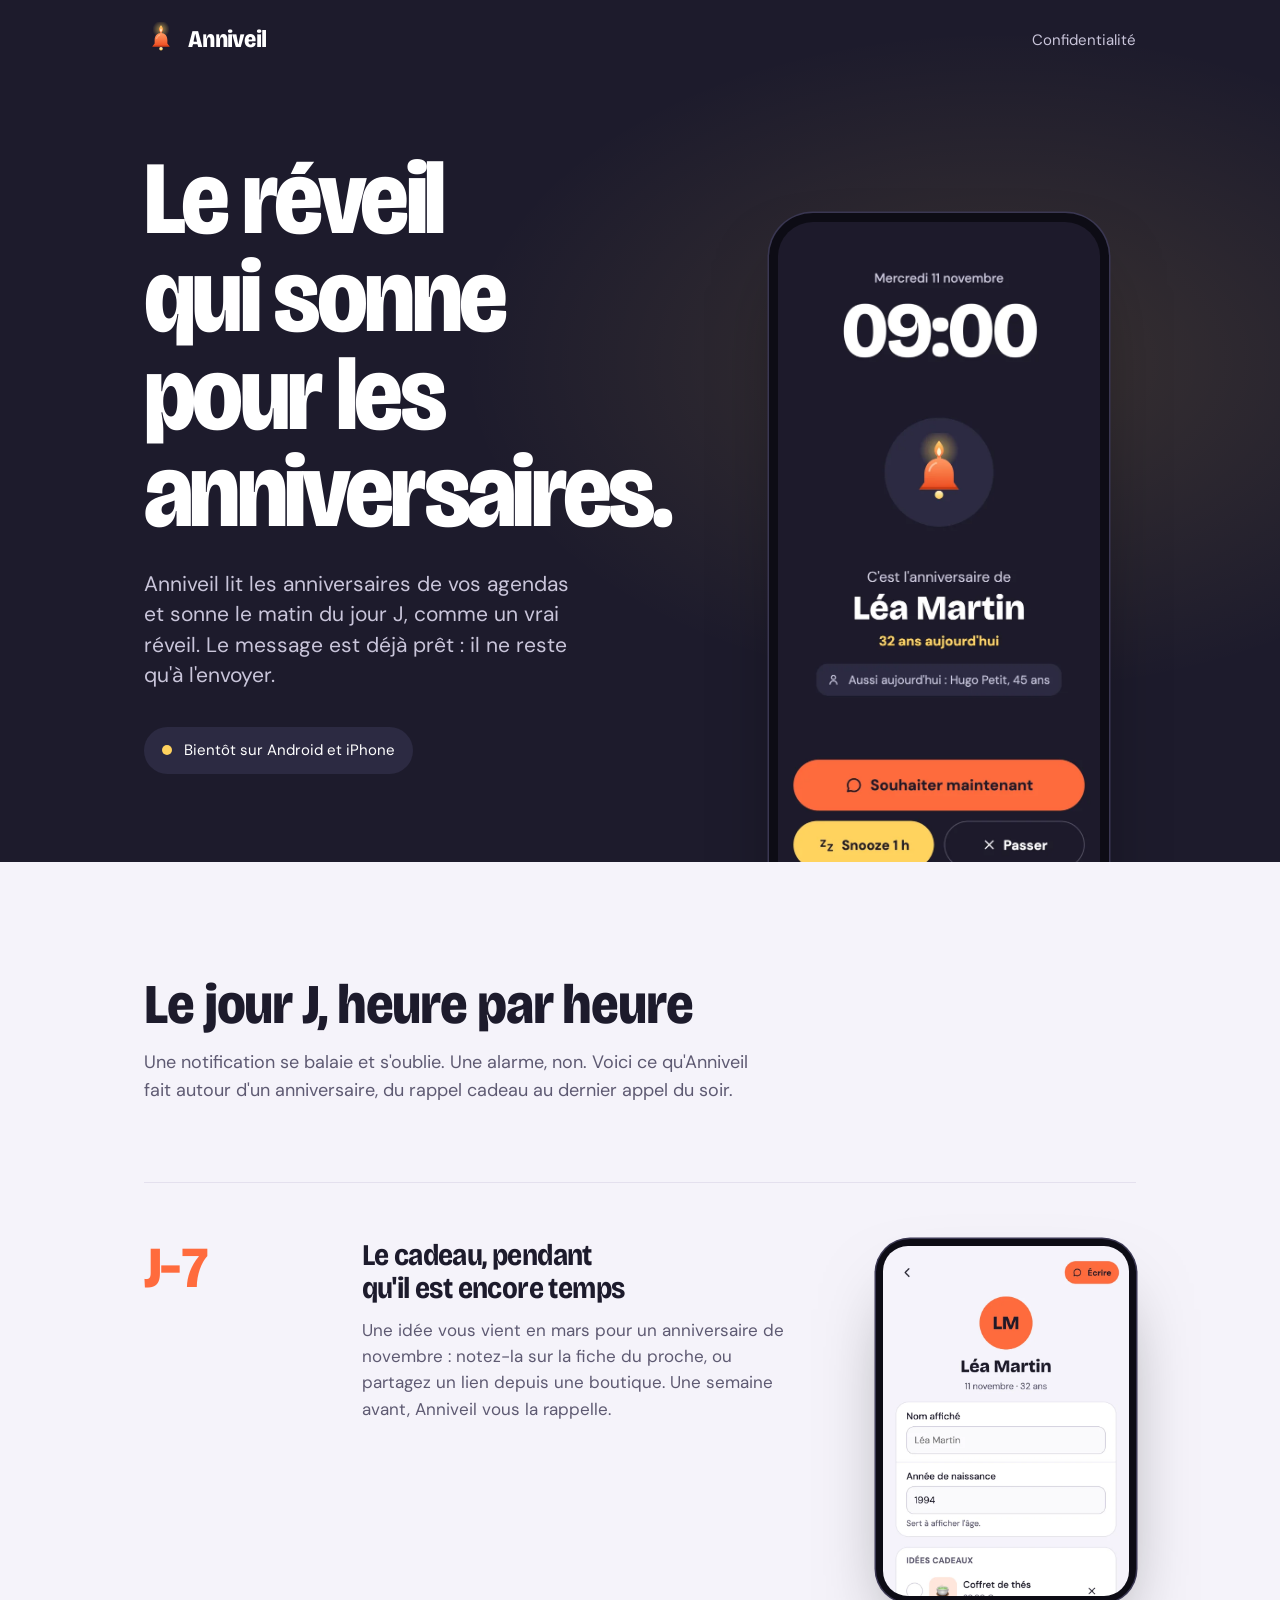
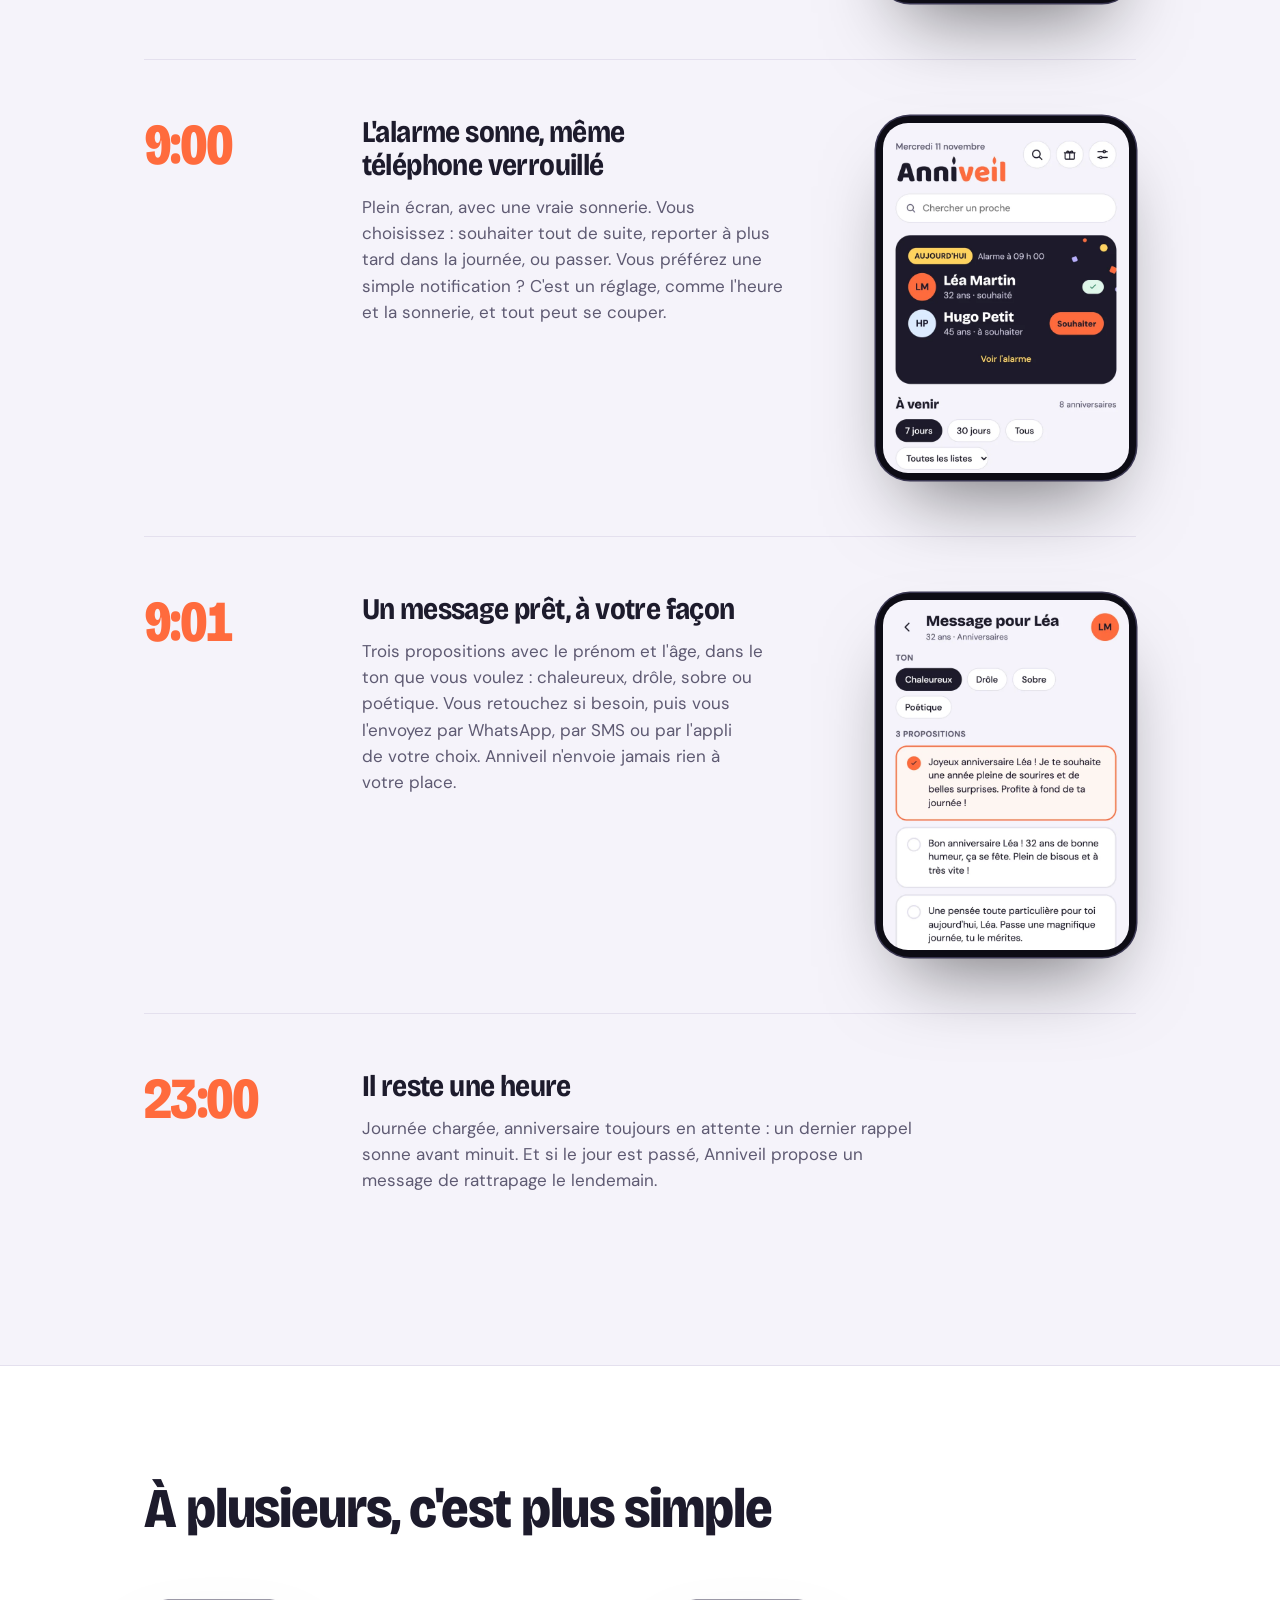
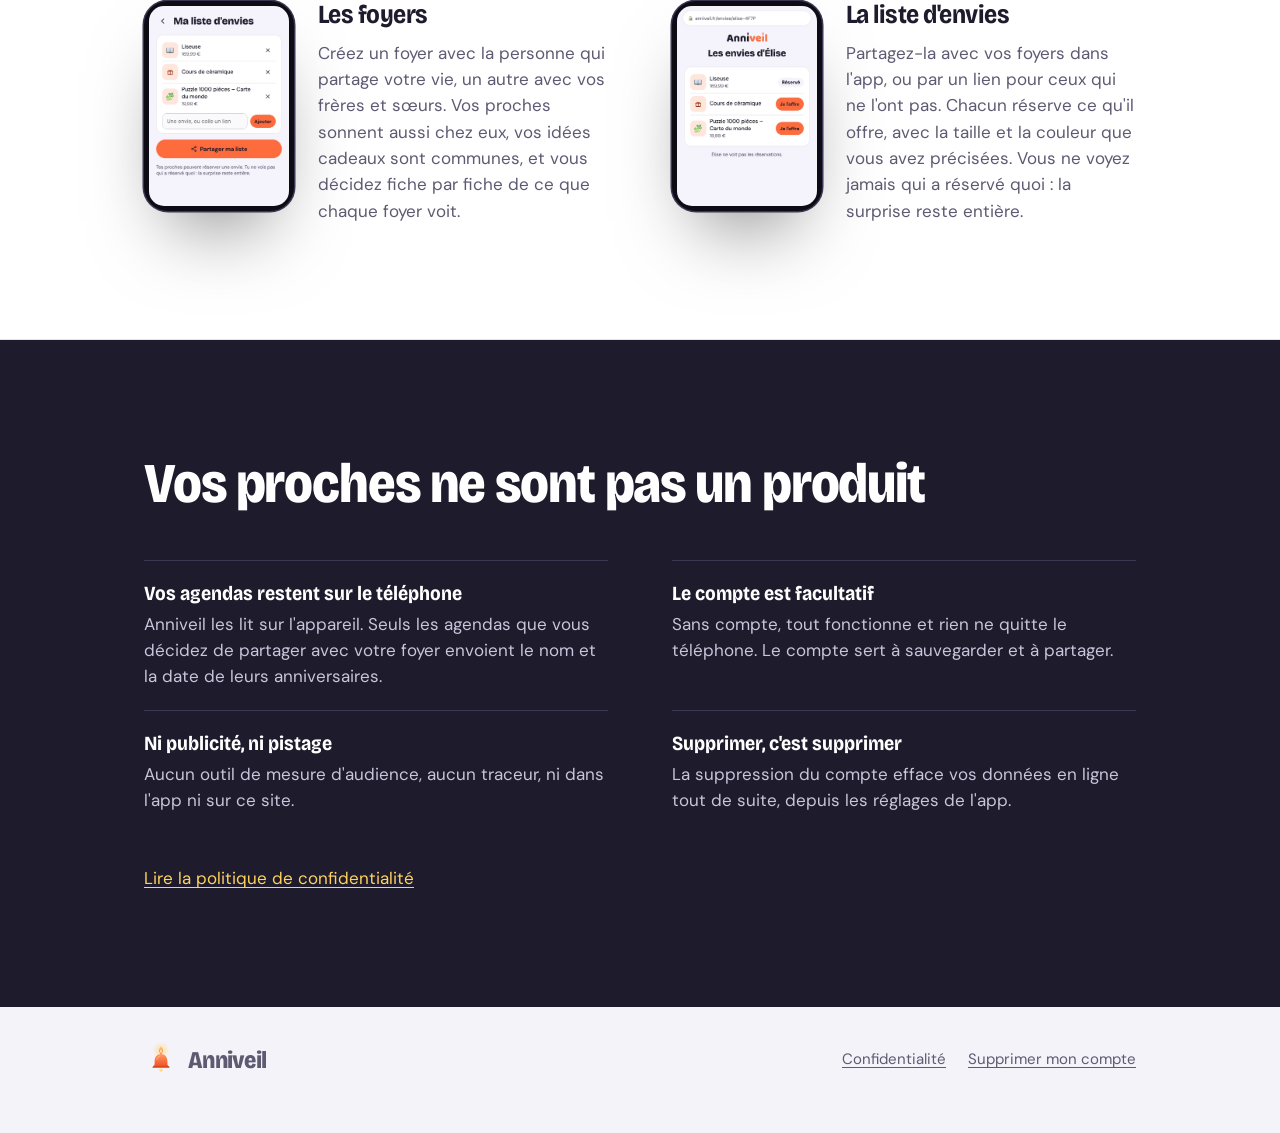
<file: index.html>
<!doctype html>
<html lang="fr">
<head>
<meta charset="utf-8">
<!-- Anciens liens de liste d'envies (…/?t=jeton) : on les envoie vers leur nouvelle adresse. -->
<script>if (new URLSearchParams(location.search).has('t')) location.replace('liste/' + location.search);</script>
<meta name="viewport" content="width=device-width, initial-scale=1">
<title>Anniveil — le réveil qui sonne pour les anniversaires</title>
<meta name="description" content="Anniveil lit les anniversaires de vos agendas, sonne le matin du jour J et prépare le message à envoyer. Sur Android et iPhone.">
<meta name="theme-color" content="#1d1b2c">
<link rel="icon" href="assets/icone.svg" type="image/svg+xml">
<link rel="preload" href="assets/BricolageGrotesque.ttf" as="font" type="font/ttf" crossorigin>
<link rel="stylesheet" href="assets/site.css">
</head>
<body>

<header class="nuit">
  <div class="cadre">
    <div class="entete">
      <a class="marque" href="./" aria-label="Anniveil, accueil"><img src="assets/cloche.svg" alt=""><span>Anniveil</span></a>
      <nav aria-label="Liens utiles"><a href="confidentialite/">Confidentialité</a></nav>
    </div>

    <div class="ouverture">
      <div>
        <h1>Le réveil qui sonne pour les anniversaires.</h1>
        <p class="chapo">Anniveil lit les anniversaires de vos agendas et sonne le matin du jour J, comme un vrai réveil. Le message est déjà prêt&nbsp;: il ne reste qu'à l'envoyer.</p>
        <p class="dispo"><i aria-hidden="true"></i>Bientôt sur Android et iPhone</p>
      </div>
      <div class="tel"><img src="assets/alarm.webp" width="720" height="1558" alt="Écran d'alarme d'Anniveil&nbsp;: il est 9 h, c'est l'anniversaire de Léa Martin, 32 ans. Trois boutons&nbsp;: souhaiter maintenant, reporter d'une heure, passer."></div>
    </div>
  </div>
</header>

<main>
  <section class="cadre journee" aria-labelledby="titre-journee">
    <h2 id="titre-journee">Le jour J, heure par heure</h2>
    <p class="intro">Une notification se balaie et s'oublie. Une alarme, non. Voici ce qu'Anniveil fait autour d'un anniversaire, du rappel cadeau au dernier appel du soir.</p>

    <ol class="etapes">
      <li class="etape">
        <div class="heure">J−7</div>
        <div>
          <h3>Le cadeau, pendant qu'il est encore temps</h3>
          <p>Une idée vous vient en mars pour un anniversaire de novembre&nbsp;: notez-la sur la fiche du proche, ou partagez un lien depuis une boutique. Une semaine avant, Anniveil vous la rappelle.</p>
        </div>
        <div class="tel"><img src="assets/contact.webp" width="720" height="1695" loading="lazy" alt="Fiche d'un proche, avec sa date d'anniversaire et ses idées cadeaux."></div>
      </li>

      <li class="etape">
        <div class="heure">9:00</div>
        <div>
          <h3>L'alarme sonne, même téléphone verrouillé</h3>
          <p>Plein écran, avec une vraie sonnerie. Vous choisissez&nbsp;: souhaiter tout de suite, reporter à plus tard dans la journée, ou passer. Vous préférez une simple notification ? C'est un réglage, comme l'heure et la sonnerie, et tout peut se couper.</p>
        </div>
        <div class="tel"><img src="assets/home.webp" width="720" height="1558" loading="lazy" alt="Accueil d'Anniveil&nbsp;: les anniversaires du jour en tête, puis ceux des jours à venir."></div>
      </li>

      <li class="etape">
        <div class="heure">9:01</div>
        <div>
          <h3>Un message prêt, à votre façon</h3>
          <p>Trois propositions avec le prénom et l'âge, dans le ton que vous voulez&nbsp;: chaleureux, drôle, sobre ou poétique. Vous retouchez si besoin, puis vous l'envoyez par WhatsApp, par SMS ou par l'appli de votre choix. Anniveil n'envoie jamais rien à votre place.</p>
        </div>
        <div class="tel"><img src="assets/message-chaleureux.webp" width="720" height="1558" loading="lazy" alt="Écran Message&nbsp;: trois propositions de message d'anniversaire au ton chaleureux."></div>
      </li>

      <li class="etape sans-ecran">
        <div class="heure">23:00</div>
        <div>
          <h3>Il reste une heure</h3>
          <p>Journée chargée, anniversaire toujours en attente&nbsp;: un dernier rappel sonne avant minuit. Et si le jour est passé, Anniveil propose un message de rattrapage le lendemain.</p>
        </div>
      </li>
    </ol>
  </section>

  <section class="partage" aria-labelledby="titre-partage">
    <div class="cadre">
      <h2 id="titre-partage">À plusieurs, c'est plus simple</h2>
      <div class="duo">
        <article>
          <div class="tel"><img src="assets/wishlist.webp" width="720" height="1558" loading="lazy" alt="Liste d'envies dans l'app."></div>
          <div>
            <h3>Les foyers</h3>
            <p>Créez un foyer avec la personne qui partage votre vie, un autre avec vos frères et sœurs. Vos proches sonnent aussi chez eux, vos idées cadeaux sont communes, et vous décidez fiche par fiche de ce que chaque foyer voit.</p>
          </div>
        </article>
        <article>
          <div class="tel"><img src="assets/wishpage-reserve.webp" width="720" height="1558" loading="lazy" alt="Page web d'une liste d'envies&nbsp;: un visiteur a réservé un cadeau."></div>
          <div>
            <h3>La liste d'envies</h3>
            <p>Partagez-la avec vos foyers dans l'app, ou par un lien pour ceux qui ne l'ont pas. Chacun réserve ce qu'il offre, avec la taille et la couleur que vous avez précisées. Vous ne voyez jamais qui a réservé quoi&nbsp;: la surprise reste entière.</p>
          </div>
        </article>
      </div>
    </div>
  </section>

  <section class="donnees" aria-labelledby="titre-donnees">
    <div class="cadre">
      <h2 id="titre-donnees">Vos proches ne sont pas un produit</h2>
      <ul class="faits">
        <li><strong>Vos agendas restent sur le téléphone</strong>Anniveil les lit sur l'appareil. Seuls les agendas que vous décidez de partager avec votre foyer envoient le nom et la date de leurs anniversaires.</li>
        <li><strong>Le compte est facultatif</strong>Sans compte, tout fonctionne et rien ne quitte le téléphone. Le compte sert à sauvegarder et à partager.</li>
        <li><strong>Ni publicité, ni pistage</strong>Aucun outil de mesure d'audience, aucun traceur, ni dans l'app ni sur ce site.</li>
        <li><strong>Supprimer, c'est supprimer</strong>La suppression du compte efface vos données en ligne tout de suite, depuis les réglages de l'app.</li>
      </ul>
      <p class="suite"><a href="confidentialite/">Lire la politique de confidentialité</a></p>
    </div>
  </section>
</main>

<footer class="pied">
  <div class="cadre">
    <a class="marque" href="./"><img src="assets/cloche.svg" alt=""><span>Anniveil</span></a>
    <nav aria-label="Informations">
      <a href="confidentialite/">Confidentialité</a>
      <a href="suppression-compte/">Supprimer mon compte</a>
    </nav>
  </div>
</footer>

</body>
</html>
</file>
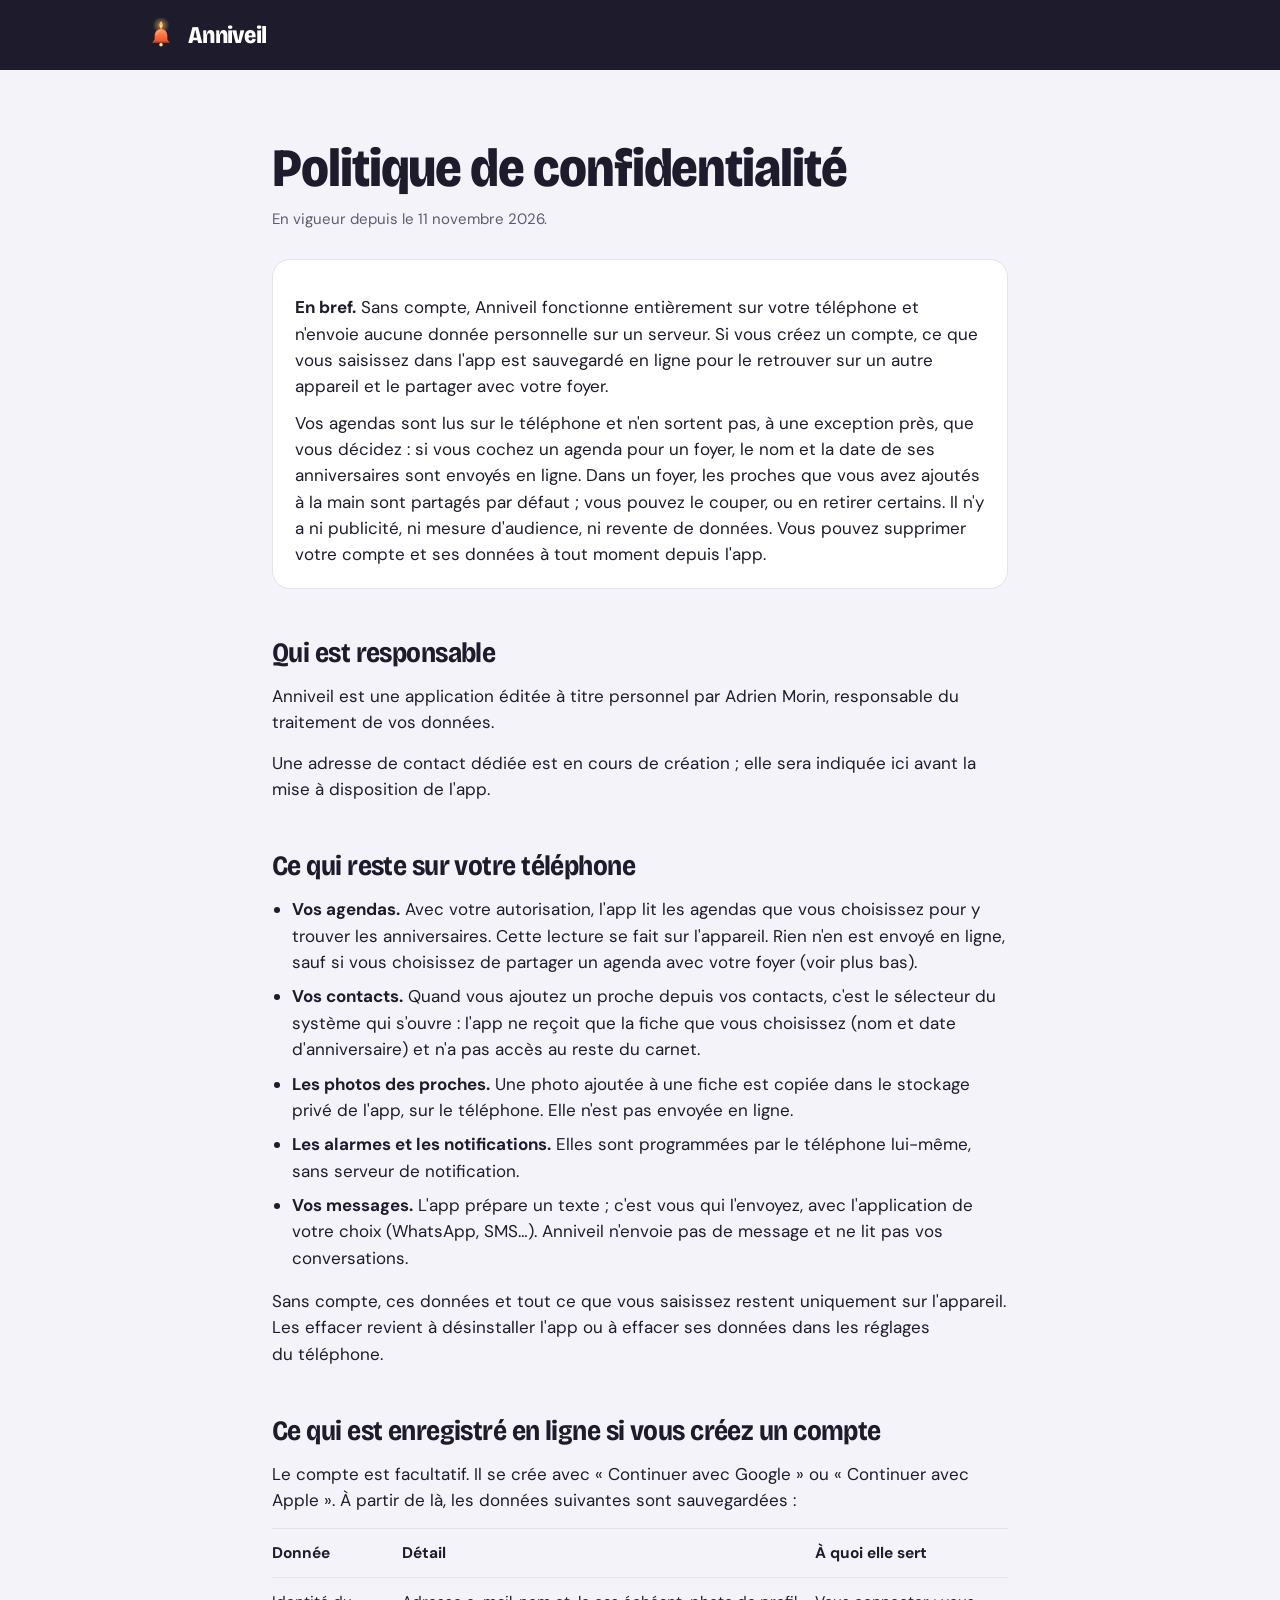
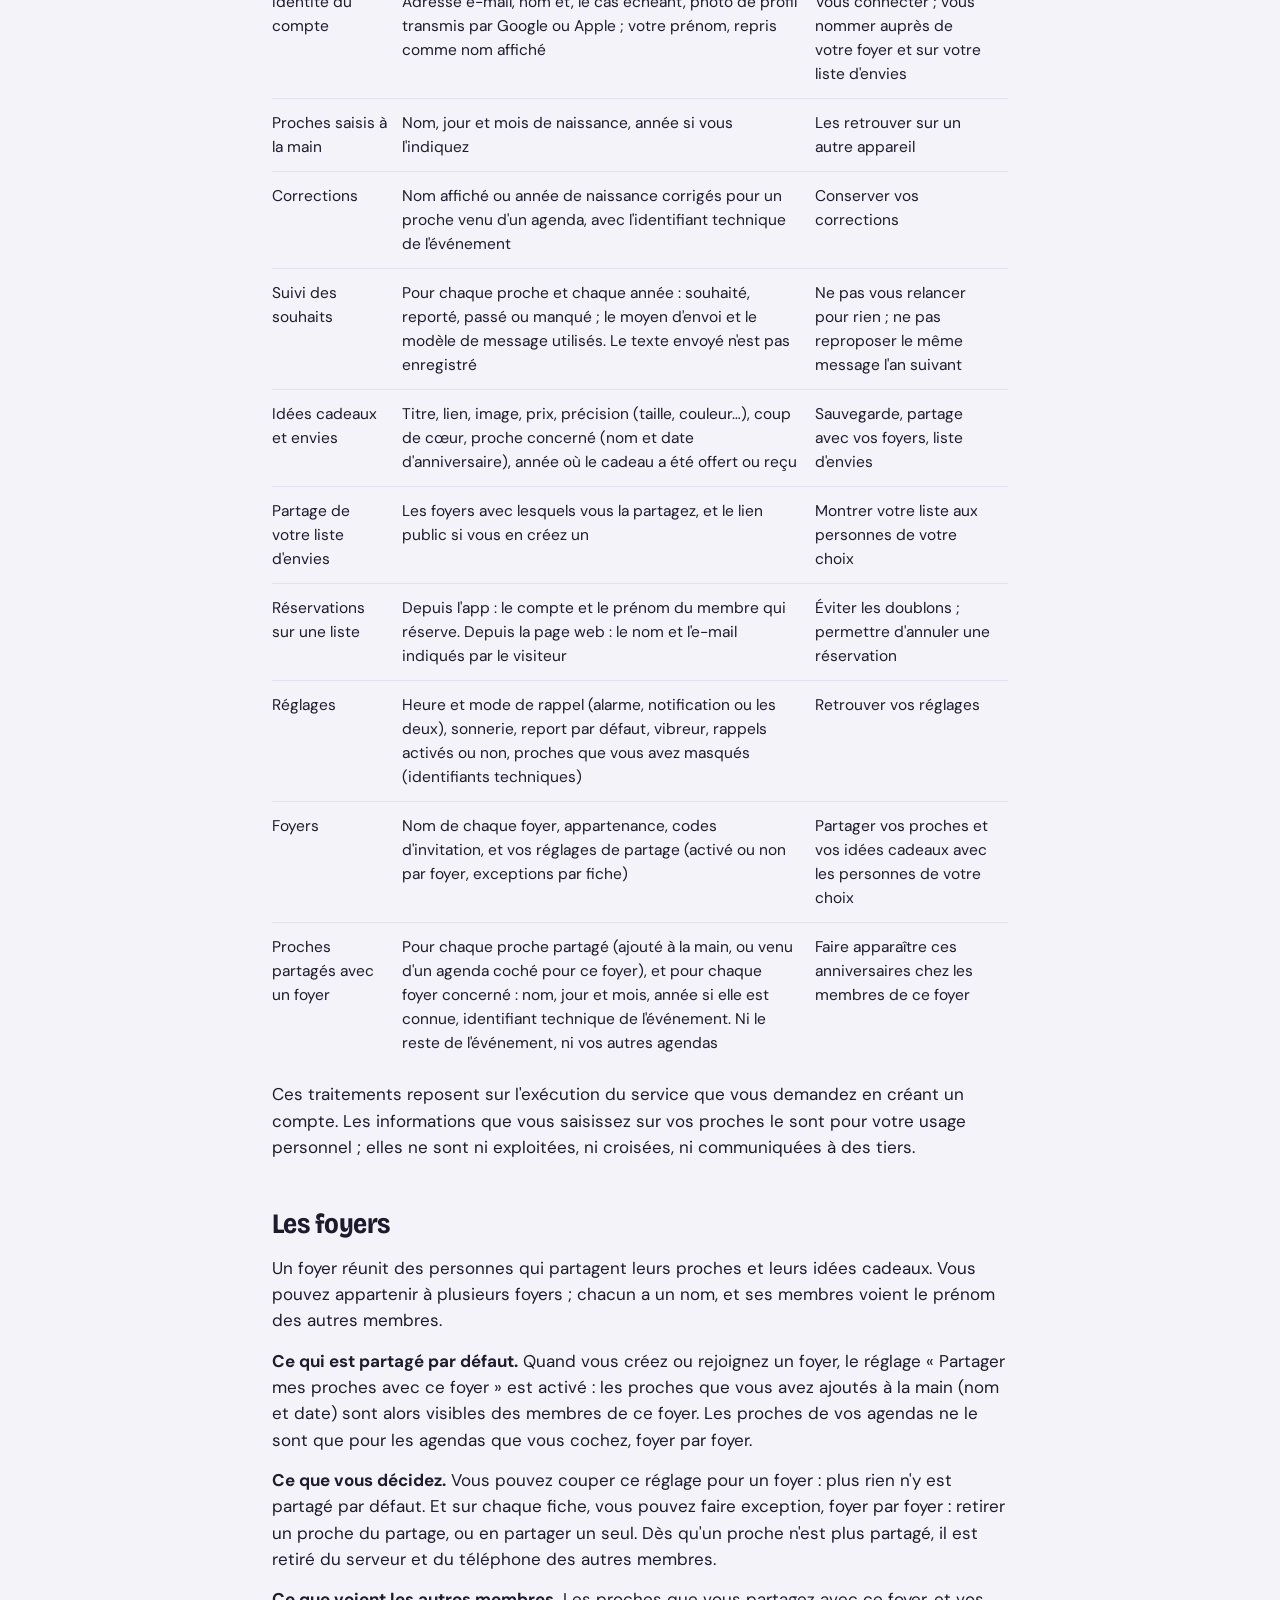
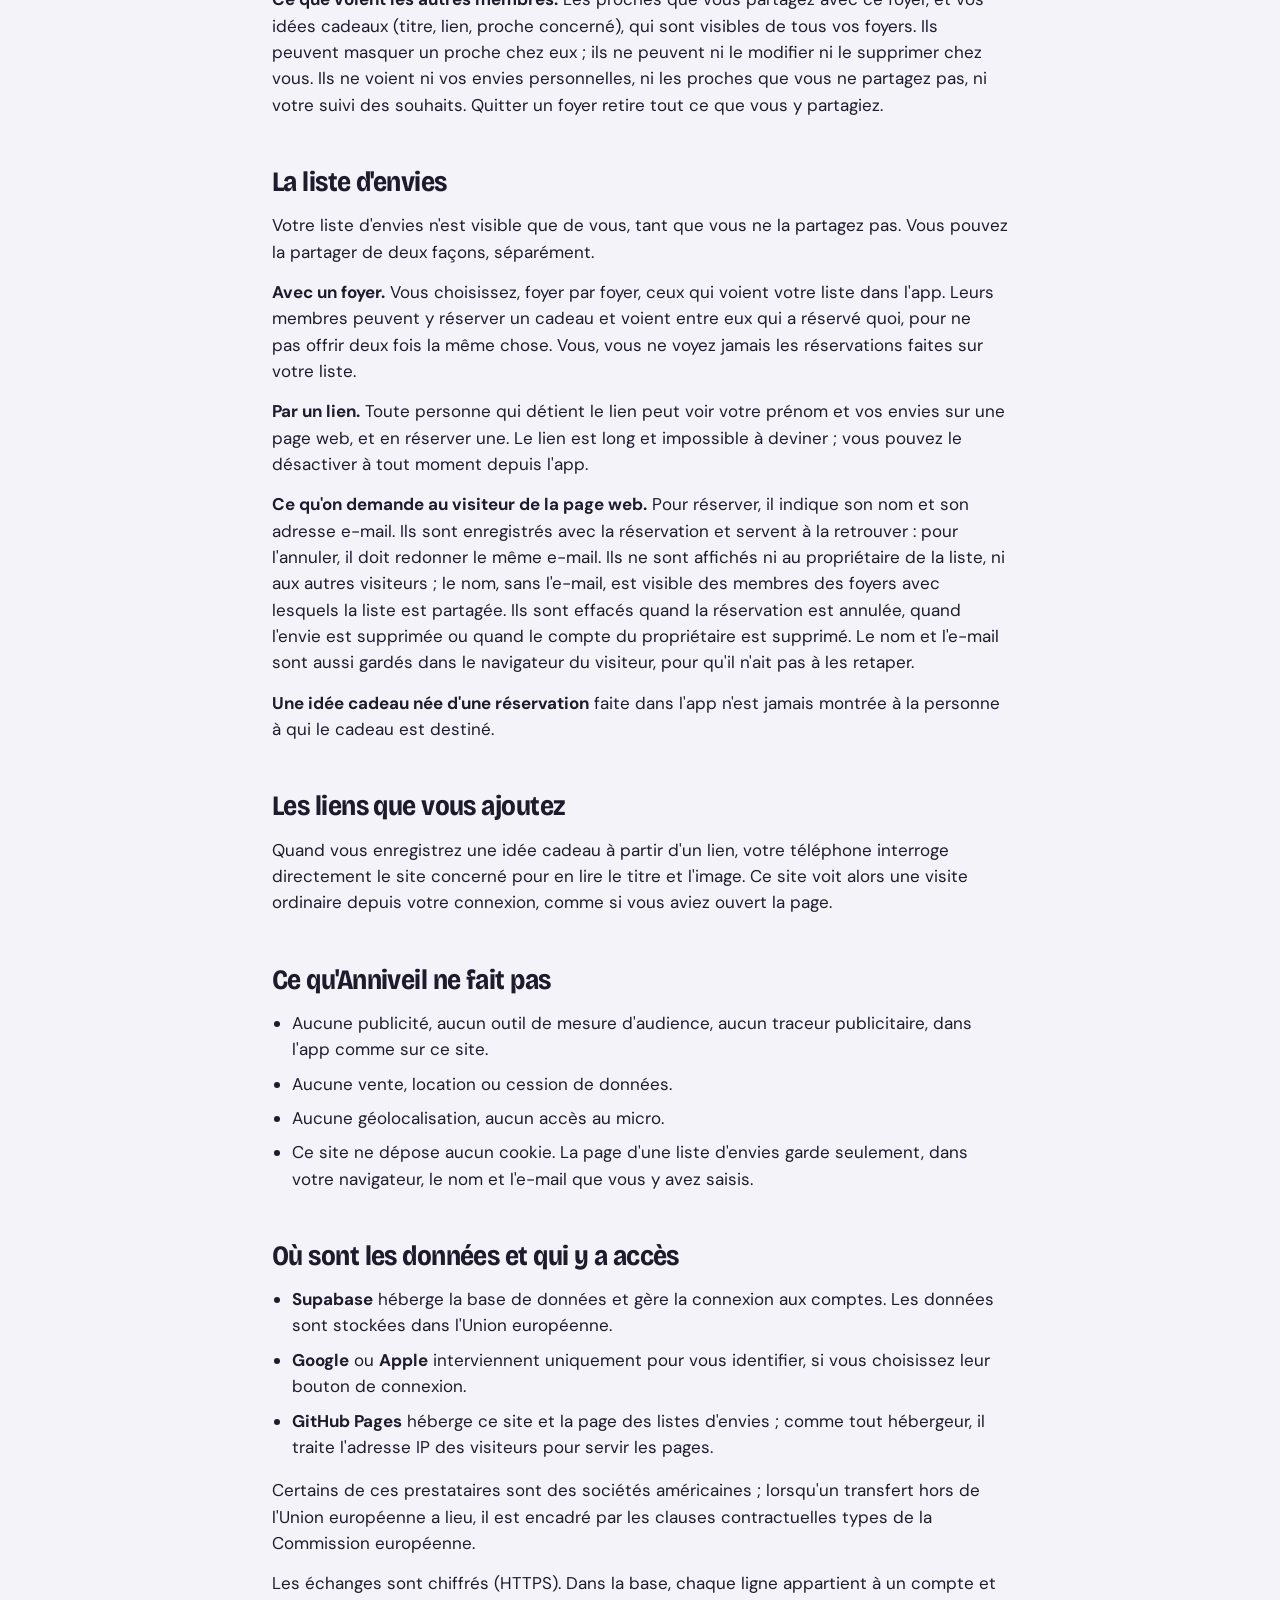
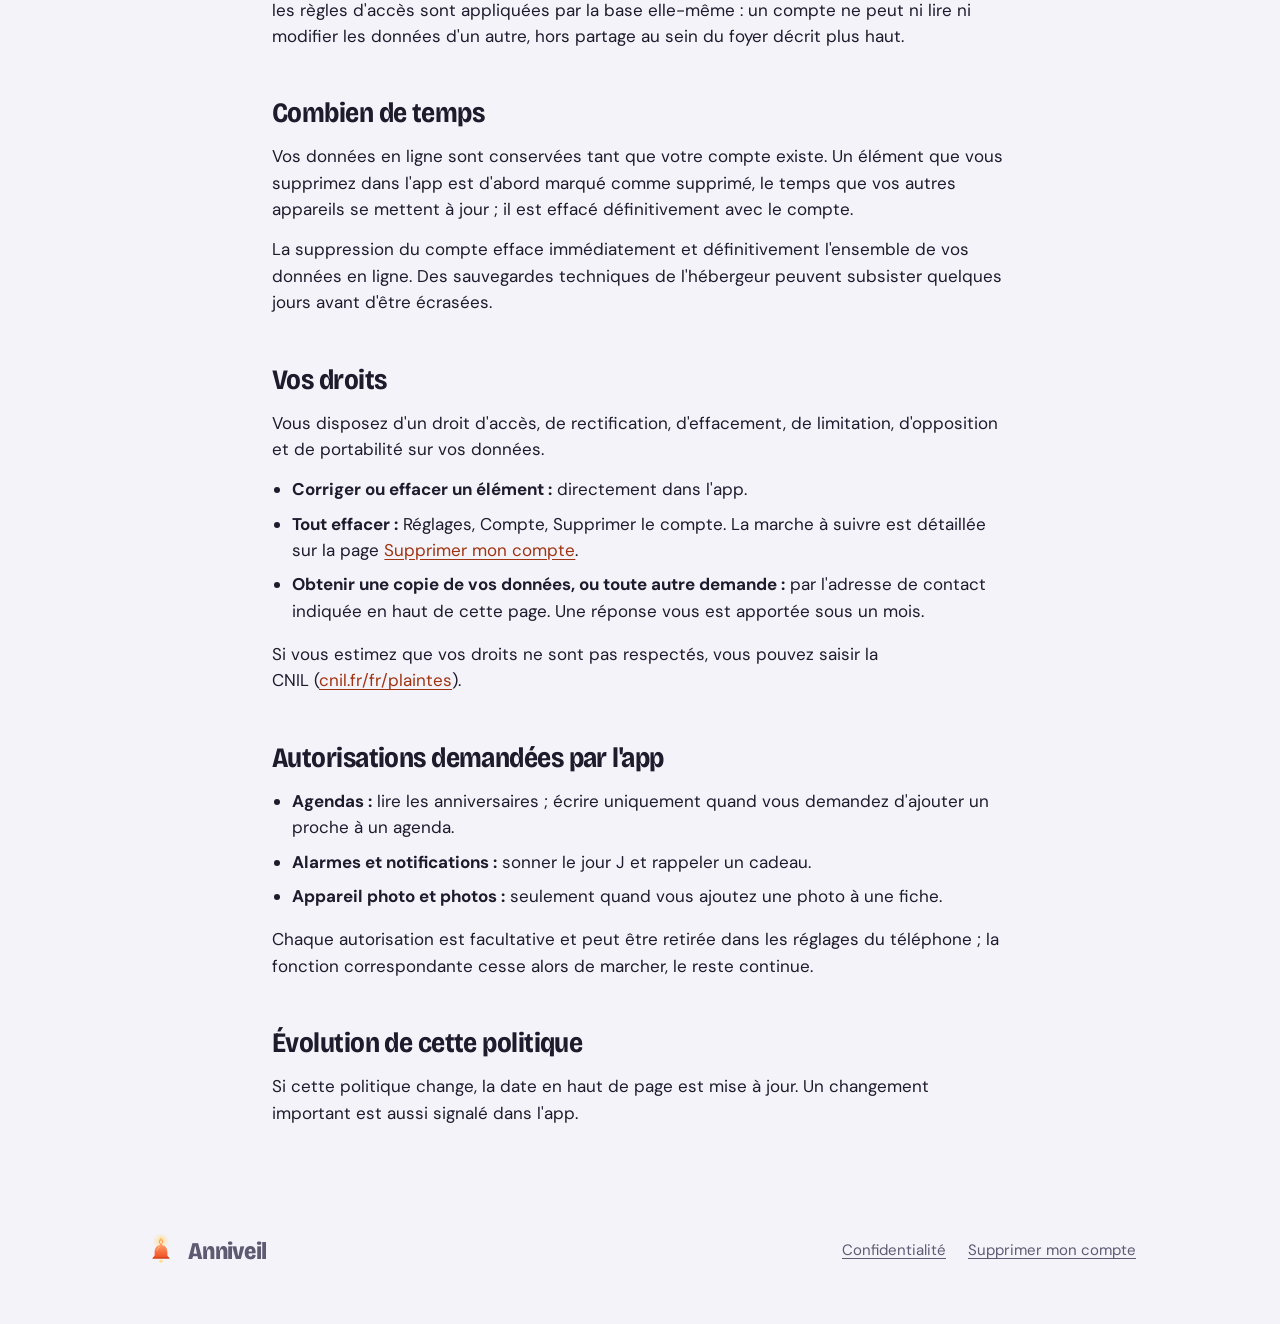
<file: confidentialite/index.html>
<!doctype html>
<html lang="fr">
<head>
<meta charset="utf-8">
<meta name="viewport" content="width=device-width, initial-scale=1">
<title>Politique de confidentialité — Anniveil</title>
<meta name="description" content="Quelles données Anniveil utilise, où elles sont stockées, et comment les supprimer.">
<meta name="theme-color" content="#1d1b2c">
<link rel="icon" href="../assets/icone.svg" type="image/svg+xml">
<link rel="stylesheet" href="../assets/site.css">
</head>
<body>

<header class="bandeau">
  <div class="cadre entete">
    <a class="marque" href="../" aria-label="Anniveil, accueil"><img src="../assets/cloche.svg" alt=""><span>Anniveil</span></a>
  </div>
</header>

<main class="texte">
  <h1>Politique de confidentialité</h1>
  <p class="date">En vigueur depuis le 11 novembre 2026.</p>

  <div class="resume">
    <p><strong>En bref.</strong> Sans compte, Anniveil fonctionne entièrement sur votre téléphone et n'envoie aucune donnée personnelle sur un serveur. Si vous créez un compte, ce que vous saisissez dans l'app est sauvegardé en ligne pour le retrouver sur un autre appareil et le partager avec votre foyer.</p>
    <p>Vos agendas sont lus sur le téléphone et n'en sortent pas, à une exception près, que vous décidez&nbsp;: si vous cochez un agenda pour un foyer, le nom et la date de ses anniversaires sont envoyés en ligne. Dans un foyer, les proches que vous avez ajoutés à la main sont partagés par défaut ; vous pouvez le couper, ou en retirer certains. Il n'y a ni publicité, ni mesure d'audience, ni revente de données. Vous pouvez supprimer votre compte et ses données à tout moment depuis l'app.</p>
  </div>

  <h2>Qui est responsable</h2>
  <p>Anniveil est une application éditée à titre personnel par Adrien Morin, responsable du traitement de vos données.</p>
  <!-- CONTACT : remplacer cette phrase par l'adresse dédiée dès qu'elle existe. -->
  <p>Une adresse de contact dédiée est en cours de création ; elle sera indiquée ici avant la mise à disposition de l'app.</p>

  <h2>Ce qui reste sur votre téléphone</h2>
  <ul>
    <li><strong>Vos agendas.</strong> Avec votre autorisation, l'app lit les agendas que vous choisissez pour y trouver les anniversaires. Cette lecture se fait sur l'appareil. Rien n'en est envoyé en ligne, sauf si vous choisissez de partager un agenda avec votre foyer (voir plus bas).</li>
    <li><strong>Vos contacts.</strong> Quand vous ajoutez un proche depuis vos contacts, c'est le sélecteur du système qui s'ouvre&nbsp;: l'app ne reçoit que la fiche que vous choisissez (nom et date d'anniversaire) et n'a pas accès au reste du carnet.</li>
    <li><strong>Les photos des proches.</strong> Une photo ajoutée à une fiche est copiée dans le stockage privé de l'app, sur le téléphone. Elle n'est pas envoyée en ligne.</li>
    <li><strong>Les alarmes et les notifications.</strong> Elles sont programmées par le téléphone lui-même, sans serveur de notification.</li>
    <li><strong>Vos messages.</strong> L'app prépare un texte ; c'est vous qui l'envoyez, avec l'application de votre choix (WhatsApp, SMS…). Anniveil n'envoie pas de message et ne lit pas vos conversations.</li>
  </ul>
  <p>Sans compte, ces données et tout ce que vous saisissez restent uniquement sur l'appareil. Les effacer revient à désinstaller l'app ou à effacer ses données dans les réglages du téléphone.</p>

  <h2>Ce qui est enregistré en ligne si vous créez un compte</h2>
  <p>Le compte est facultatif. Il se crée avec « Continuer avec Google » ou « Continuer avec Apple ». À partir de là, les données suivantes sont sauvegardées&nbsp;:</p>
  <div class="tableau">
    <table>
      <thead><tr><th>Donnée</th><th>Détail</th><th>À quoi elle sert</th></tr></thead>
      <tbody>
        <tr><td>Identité du compte</td><td>Adresse e-mail, nom et, le cas échéant, photo de profil transmis par Google ou Apple ; votre prénom, repris comme nom affiché</td><td>Vous connecter ; vous nommer auprès de votre foyer et sur votre liste d'envies</td></tr>
        <tr><td>Proches saisis à la main</td><td>Nom, jour et mois de naissance, année si vous l'indiquez</td><td>Les retrouver sur un autre appareil</td></tr>
        <tr><td>Corrections</td><td>Nom affiché ou année de naissance corrigés pour un proche venu d'un agenda, avec l'identifiant technique de l'événement</td><td>Conserver vos corrections</td></tr>
        <tr><td>Suivi des souhaits</td><td>Pour chaque proche et chaque année&nbsp;: souhaité, reporté, passé ou manqué ; le moyen d'envoi et le modèle de message utilisés. Le texte envoyé n'est pas enregistré</td><td>Ne pas vous relancer pour rien ; ne pas reproposer le même message l'an suivant</td></tr>
        <tr><td>Idées cadeaux et envies</td><td>Titre, lien, image, prix, précision (taille, couleur…), coup de cœur, proche concerné (nom et date d'anniversaire), année où le cadeau a été offert ou reçu</td><td>Sauvegarde, partage avec vos foyers, liste d'envies</td></tr>
        <tr><td>Partage de votre liste d'envies</td><td>Les foyers avec lesquels vous la partagez, et le lien public si vous en créez un</td><td>Montrer votre liste aux personnes de votre choix</td></tr>
        <tr><td>Réservations sur une liste</td><td>Depuis l'app&nbsp;: le compte et le prénom du membre qui réserve. Depuis la page web&nbsp;: le nom et l'e-mail indiqués par le visiteur</td><td>Éviter les doublons ; permettre d'annuler une réservation</td></tr>
        <tr><td>Réglages</td><td>Heure et mode de rappel (alarme, notification ou les deux), sonnerie, report par défaut, vibreur, rappels activés ou non, proches que vous avez masqués (identifiants techniques)</td><td>Retrouver vos réglages</td></tr>
        <tr><td>Foyers</td><td>Nom de chaque foyer, appartenance, codes d'invitation, et vos réglages de partage (activé ou non par foyer, exceptions par fiche)</td><td>Partager vos proches et vos idées cadeaux avec les personnes de votre choix</td></tr>
        <tr><td>Proches partagés avec un foyer</td><td>Pour chaque proche partagé (ajouté à la main, ou venu d'un agenda coché pour ce foyer), et pour chaque foyer concerné&nbsp;: nom, jour et mois, année si elle est connue, identifiant technique de l'événement. Ni le reste de l'événement, ni vos autres agendas</td><td>Faire apparaître ces anniversaires chez les membres de ce foyer</td></tr>
      </tbody>
    </table>
  </div>
  <p>Ces traitements reposent sur l'exécution du service que vous demandez en créant un compte. Les informations que vous saisissez sur vos proches le sont pour votre usage personnel ; elles ne sont ni exploitées, ni croisées, ni communiquées à des tiers.</p>

  <h2>Les foyers</h2>
  <p>Un foyer réunit des personnes qui partagent leurs proches et leurs idées cadeaux. Vous pouvez appartenir à plusieurs foyers ; chacun a un nom, et ses membres voient le prénom des autres membres.</p>
  <p><strong>Ce qui est partagé par défaut.</strong> Quand vous créez ou rejoignez un foyer, le réglage « Partager mes proches avec ce foyer » est activé&nbsp;: les proches que vous avez ajoutés à la main (nom et date) sont alors visibles des membres de ce foyer. Les proches de vos agendas ne le sont que pour les agendas que vous cochez, foyer par foyer.</p>
  <p><strong>Ce que vous décidez.</strong> Vous pouvez couper ce réglage pour un foyer&nbsp;: plus rien n'y est partagé par défaut. Et sur chaque fiche, vous pouvez faire exception, foyer par foyer&nbsp;: retirer un proche du partage, ou en partager un seul. Dès qu'un proche n'est plus partagé, il est retiré du serveur et du téléphone des autres membres.</p>
  <p><strong>Ce que voient les autres membres.</strong> Les proches que vous partagez avec ce foyer, et vos idées cadeaux (titre, lien, proche concerné), qui sont visibles de tous vos foyers. Ils peuvent masquer un proche chez eux ; ils ne peuvent ni le modifier ni le supprimer chez vous. Ils ne voient ni vos envies personnelles, ni les proches que vous ne partagez pas, ni votre suivi des souhaits. Quitter un foyer retire tout ce que vous y partagiez.</p>

  <h2>La liste d'envies</h2>
  <p>Votre liste d'envies n'est visible que de vous, tant que vous ne la partagez pas. Vous pouvez la partager de deux façons, séparément.</p>
  <p><strong>Avec un foyer.</strong> Vous choisissez, foyer par foyer, ceux qui voient votre liste dans l'app. Leurs membres peuvent y réserver un cadeau et voient entre eux qui a réservé quoi, pour ne pas offrir deux fois la même chose. Vous, vous ne voyez jamais les réservations faites sur votre liste.</p>
  <p><strong>Par un lien.</strong> Toute personne qui détient le lien peut voir votre prénom et vos envies sur une page web, et en réserver une. Le lien est long et impossible à deviner ; vous pouvez le désactiver à tout moment depuis l'app.</p>
  <p><strong>Ce qu'on demande au visiteur de la page web.</strong> Pour réserver, il indique son nom et son adresse e-mail. Ils sont enregistrés avec la réservation et servent à la retrouver&nbsp;: pour l'annuler, il doit redonner le même e-mail. Ils ne sont affichés ni au propriétaire de la liste, ni aux autres visiteurs ; le nom, sans l'e-mail, est visible des membres des foyers avec lesquels la liste est partagée. Ils sont effacés quand la réservation est annulée, quand l'envie est supprimée ou quand le compte du propriétaire est supprimé. Le nom et l'e-mail sont aussi gardés dans le navigateur du visiteur, pour qu'il n'ait pas à les retaper.</p>
  <p><strong>Une idée cadeau née d'une réservation</strong> faite dans l'app n'est jamais montrée à la personne à qui le cadeau est destiné.</p>

  <h2>Les liens que vous ajoutez</h2>
  <p>Quand vous enregistrez une idée cadeau à partir d'un lien, votre téléphone interroge directement le site concerné pour en lire le titre et l'image. Ce site voit alors une visite ordinaire depuis votre connexion, comme si vous aviez ouvert la page.</p>

  <h2>Ce qu'Anniveil ne fait pas</h2>
  <ul>
    <li>Aucune publicité, aucun outil de mesure d'audience, aucun traceur publicitaire, dans l'app comme sur ce site.</li>
    <li>Aucune vente, location ou cession de données.</li>
    <li>Aucune géolocalisation, aucun accès au micro.</li>
    <li>Ce site ne dépose aucun cookie. La page d'une liste d'envies garde seulement, dans votre navigateur, le nom et l'e-mail que vous y avez saisis.</li>
  </ul>

  <h2>Où sont les données et qui y a accès</h2>
  <ul>
    <li><strong>Supabase</strong> héberge la base de données et gère la connexion aux comptes. Les données sont stockées dans l'Union européenne.</li>
    <li><strong>Google</strong> ou <strong>Apple</strong> interviennent uniquement pour vous identifier, si vous choisissez leur bouton de connexion.</li>
    <li><strong>GitHub Pages</strong> héberge ce site et la page des listes d'envies ; comme tout hébergeur, il traite l'adresse IP des visiteurs pour servir les pages.</li>
  </ul>
  <p>Certains de ces prestataires sont des sociétés américaines ; lorsqu'un transfert hors de l'Union européenne a lieu, il est encadré par les clauses contractuelles types de la Commission européenne.</p>
  <p>Les échanges sont chiffrés (HTTPS). Dans la base, chaque ligne appartient à un compte et les règles d'accès sont appliquées par la base elle-même&nbsp;: un compte ne peut ni lire ni modifier les données d'un autre, hors partage au sein du foyer décrit plus haut.</p>

  <h2>Combien de temps</h2>
  <p>Vos données en ligne sont conservées tant que votre compte existe. Un élément que vous supprimez dans l'app est d'abord marqué comme supprimé, le temps que vos autres appareils se mettent à jour ; il est effacé définitivement avec le compte.</p>
  <p>La suppression du compte efface immédiatement et définitivement l'ensemble de vos données en ligne. Des sauvegardes techniques de l'hébergeur peuvent subsister quelques jours avant d'être écrasées.</p>

  <h2>Vos droits</h2>
  <p>Vous disposez d'un droit d'accès, de rectification, d'effacement, de limitation, d'opposition et de portabilité sur vos données.</p>
  <ul>
    <li><strong>Corriger ou effacer un élément&nbsp;:</strong> directement dans l'app.</li>
    <li><strong>Tout effacer&nbsp;:</strong> Réglages, Compte, Supprimer le compte. La marche à suivre est détaillée sur la page <a href="../suppression-compte/">Supprimer mon compte</a>.</li>
    <li><strong>Obtenir une copie de vos données, ou toute autre demande&nbsp;:</strong> par l'adresse de contact indiquée en haut de cette page. Une réponse vous est apportée sous un mois.</li>
  </ul>
  <p>Si vous estimez que vos droits ne sont pas respectés, vous pouvez saisir la CNIL (<a href="https://www.cnil.fr/fr/plaintes">cnil.fr/fr/plaintes</a>).</p>

  <h2>Autorisations demandées par l'app</h2>
  <ul>
    <li><strong>Agendas&nbsp;:</strong> lire les anniversaires ; écrire uniquement quand vous demandez d'ajouter un proche à un agenda.</li>
    <li><strong>Alarmes et notifications&nbsp;:</strong> sonner le jour J et rappeler un cadeau.</li>
    <li><strong>Appareil photo et photos&nbsp;:</strong> seulement quand vous ajoutez une photo à une fiche.</li>
  </ul>
  <p>Chaque autorisation est facultative et peut être retirée dans les réglages du téléphone ; la fonction correspondante cesse alors de marcher, le reste continue.</p>

  <h2>Évolution de cette politique</h2>
  <p>Si cette politique change, la date en haut de page est mise à jour. Un changement important est aussi signalé dans l'app.</p>
</main>

<footer class="pied">
  <div class="cadre">
    <a class="marque" href="../"><img src="../assets/cloche.svg" alt=""><span>Anniveil</span></a>
    <nav aria-label="Informations">
      <a href="../confidentialite/">Confidentialité</a>
      <a href="../suppression-compte/">Supprimer mon compte</a>
    </nav>
  </div>
</footer>

</body>
</html>
</file>
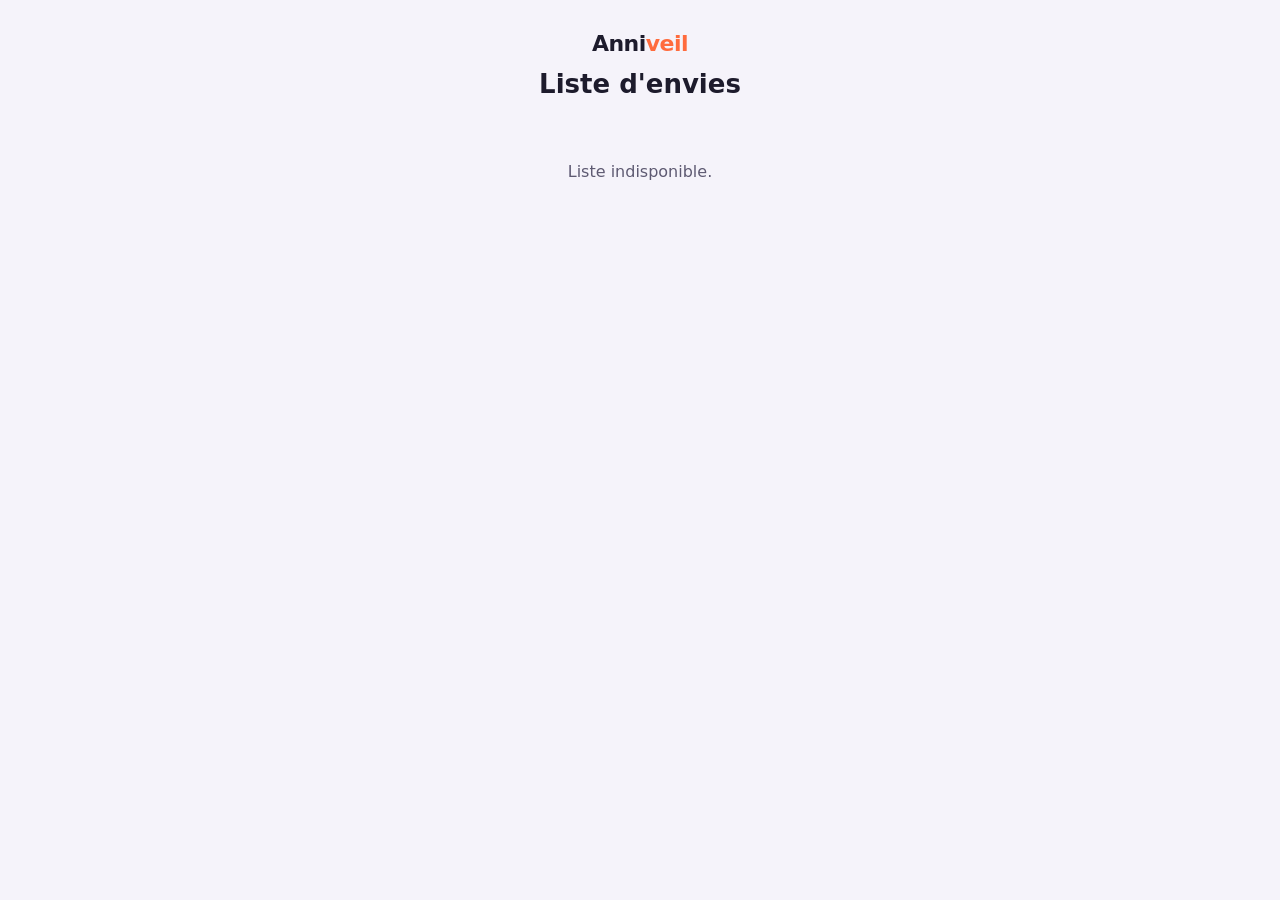
<file: liste/index.html>
<!doctype html>
<html lang="fr">
<head>
<meta charset="utf-8">
<meta name="viewport" content="width=device-width, initial-scale=1">
<meta name="robots" content="noindex">
<title>Liste d'envies — Anniveil</title>
<style>
  :root { --ink:#1D1B2C; --muted:#5E5A72; --line:#E4E0EE; --ground:#F5F3FA; --card:#fff; --orange:#FF6B3D; --soft:#FFE6DC; --deep:#9E3412; --green:#17734B; --green-soft:#DFF5EA; }
  * { box-sizing: border-box; }
  body { margin:0; background:var(--ground); color:var(--ink); font:16px/1.45 system-ui,-apple-system,"Segoe UI",Roboto,sans-serif; }
  main { max-width:520px; margin:0 auto; padding:28px 20px 48px; }
  .brand { text-align:center; font-weight:800; font-size:22px; letter-spacing:-.5px; }
  .brand span { color:var(--orange); }
  h1 { text-align:center; font-size:26px; line-height:1.15; margin:10px 0 20px; }
  .card { background:var(--card); border:1px solid var(--line); border-radius:20px; padding:4px 16px; }
  .wish { display:flex; align-items:center; gap:12px; padding:12px 0; }
  .wish + .wish { border-top:1px solid var(--line); }
  .pic { width:48px; height:48px; flex:none; border-radius:12px; background:var(--soft); object-fit:cover; display:flex; align-items:center; justify-content:center; font-size:22px; }
  .grow { flex:1; min-width:0; }
  .title { font-weight:600; }
  .sub { font-size:13px; color:var(--muted); }
  a { color:var(--deep); }
  button { font:inherit; font-weight:700; border:0; border-radius:99px; height:40px; padding:0 16px; background:var(--orange); color:#fff; cursor:pointer; white-space:nowrap; }
  button.ghost { background:transparent; color:var(--ink); border:1px solid var(--line); }
  button.link { background:none; color:var(--muted); height:auto; padding:4px 0 0; font-size:12px; font-weight:600; text-decoration:underline; display:block; margin-left:auto; }
  .state { text-align:right; flex:none; }
  .heart { color:var(--orange); margin-right:4px; }
  dialog { border:0; border-radius:24px; padding:22px; width:min(92vw, 420px); background:var(--card); color:var(--ink); }
  dialog::backdrop { background:rgba(29,27,44,.45); }
  dialog h2 { font-size:21px; margin:0 0 6px; }
  dialog p { margin:0; font-size:14px; color:var(--muted); }
  dialog label { display:block; font-size:13px; font-weight:600; margin-top:14px; }
  dialog input { margin-top:6px; }
  dialog .error { color:#C22F2F; min-height:20px; margin-top:10px; }
  dialog .row { display:flex; gap:10px; justify-content:flex-end; margin-top:12px; }
  :focus-visible { outline:3px solid #FFD25E; outline-offset:2px; }
  button:disabled { opacity:.5; cursor:default; }
  .pill { font-size:13px; font-weight:700; padding:6px 12px; border-radius:99px; background:var(--green-soft); color:var(--green); white-space:nowrap; }
  .note { text-align:center; color:var(--muted); font-size:14px; margin-top:16px; }
  .empty { text-align:center; color:var(--muted); padding:40px 8px; }
  input { font:inherit; width:100%; height:44px; border-radius:12px; border:1px solid var(--line); padding:0 12px; background:var(--card); color:var(--ink); }
</style>
</head>
<body>
<main>
  <div class="brand">Anni<span>veil</span></div>
  <h1 id="heading">Liste d'envies</h1>
  <div id="content"><p class="empty">Chargement…</p></div>
</main>
<dialog id="dialog">
  <form method="dialog" id="form" novalidate>
    <h2 id="dialog-title"></h2>
    <p id="dialog-text"></p>
    <label id="name-field">Ton nom<input id="name" maxlength="60" autocomplete="name" required></label>
    <label>Ton e-mail<input id="email" type="email" maxlength="200" autocomplete="email" inputmode="email" required></label>
    <p class="error" id="dialog-error" role="alert"></p>
    <div class="row">
      <button type="button" class="ghost" id="dialog-cancel">Annuler</button>
      <button type="submit" id="dialog-ok"></button>
    </div>
  </form>
</dialog>
<script>
// À renseigner avec le projet Supabase : son adresse et sa clé publique (faite pour être publiée).
const SUPABASE_URL = 'https://pccshmcecipummjglduo.supabase.co';
const SUPABASE_KEY = 'sb_publishable_1csTlafe8NNmsVXvz681WA_CCULRA_T';

const token = new URLSearchParams(location.search).get('t') || '';
const content = document.getElementById('content');
const heading = document.getElementById('heading');

function el(tag, props = {}, children = []) {
  const node = Object.assign(document.createElement(tag), props);
  children.forEach((c) => node.append(c));
  return node;
}

async function rpc(name, body) {
  const response = await fetch(`${SUPABASE_URL}/rest/v1/rpc/${name}`, {
    method: 'POST',
    headers: { apikey: SUPABASE_KEY, Authorization: `Bearer ${SUPABASE_KEY}`, 'Content-Type': 'application/json' },
    body: JSON.stringify(body),
  });
  if (!response.ok) throw new Error(String(response.status));
  return response.json();
}

function unavailable(text) {
  heading.textContent = "Liste d'envies";
  content.replaceChildren(el('p', { className: 'empty', textContent: text }));
}

function safeUrl(value) {
  try {
    const u = new URL(value);
    return u.protocol === 'https:' || u.protocol === 'http:' ? u : null;
  } catch { return null; }
}

const dialog = document.getElementById('dialog');
const field = (id) => document.getElementById(id);
field('dialog-cancel').addEventListener('click', () => dialog.close());

// Le nom et l'e-mail restent dans ce navigateur, pour ne pas les retaper.
function remembered(key) { try { return localStorage.getItem(key) || ''; } catch { return ''; } }
function remember(key, value) { try { localStorage.setItem(key, value); } catch { /* navigation privée */ } }

/// Demande le nom et l'e-mail (ou l'e-mail seul pour annuler), puis appelle [send].
/// [send] rend un message d'erreur à afficher, ou rien quand c'est fait.
function ask({ title, text, ok, withName, send }) {
  field('dialog-title').textContent = title;
  field('dialog-text').textContent = text;
  field('dialog-ok').textContent = ok;
  field('dialog-error').textContent = '';
  field('name-field').hidden = !withName;
  field('name').value = remembered('anniveil-nom');
  field('email').value = remembered('anniveil-mail');
  field('form').onsubmit = async (event) => {
    event.preventDefault();
    const name = field('name').value.trim();
    const email = field('email').value.trim();
    if (withName && !name) { field('dialog-error').textContent = 'Indique ton nom.'; return; }
    if (!/^[^@\s]+@[^@\s]+\.[^@\s]+$/.test(email)) { field('dialog-error').textContent = 'Indique un e-mail valable.'; return; }
    field('dialog-ok').disabled = true;
    let error;
    try { error = await send(name, email); } catch { error = 'Cela a échoué. Vérifie ta connexion et réessaie.'; }
    field('dialog-ok').disabled = false;
    if (error) { field('dialog-error').textContent = error; return; }
    if (withName) remember('anniveil-nom', name);
    remember('anniveil-mail', email);
    dialog.close();
    load();
  };
  dialog.showModal();
  field(withName && !field('name').value ? 'name' : 'email').focus();
}

function render(list) {
  // Majuscule au prénom, même s'il a été saisi en minuscules.
  const name = (list.name || '').trim().replace(/(^|[\s\-'’])(\p{Ll})/gu, (m, a, b) => a + b.toUpperCase());
  const who = name || 'La personne';
  heading.textContent = name ? `Les envies ${/^[aeiouyhéèêAEIOUYHÉÈÊ]/.test(name) ? "d'" : 'de '}${name}` : "Liste d'envies";
  if (!list.wishes.length) return unavailable('Cette liste est encore vide.');

  const card = el('div', { className: 'card' });
  for (const w of list.wishes) {
    const link = w.url && safeUrl(w.url);
    const image = w.image && safeUrl(w.image);
    const pic = image
      ? el('img', { className: 'pic', src: image.href, alt: '', loading: 'lazy', referrerPolicy: 'no-referrer' })
      : el('div', { className: 'pic', textContent: '🎁' });
    const title = el('div', { className: 'title' });
    if (w.favorite) title.append(el('span', { className: 'heart', textContent: '♥', title: 'Coup de cœur' }));
    title.append(w.title);
    const sub = el('div', { className: 'sub' });
    const parts = [];
    if (w.note) parts.push(w.note);
    if (w.price) parts.push(w.price);
    if (link) parts.push(el('a', { href: link.href, target: '_blank', rel: 'noopener noreferrer', textContent: link.hostname.replace(/^www\./, '') }));
    parts.forEach((part, i) => { if (i) sub.append(' · '); sub.append(part); });

    const state = el('div', { className: 'state' });
    if (w.reserved) {
      const undo = el('button', { className: 'link', type: 'button', textContent: 'Annuler ma réservation' });
      undo.addEventListener('click', () => ask({
        title: 'Annuler ma réservation',
        text: `Redonne l'e-mail utilisé pour réserver « ${w.title} ».`,
        ok: 'Libérer ce cadeau',
        withName: false,
        send: async (_, email) =>
          (await rpc('release_wish', { link: token, wish: w.id, email })) ? null : "Cet e-mail n'est pas celui de la réservation.",
      }));
      state.append(el('span', { className: 'pill', textContent: 'Réservé' }), undo);
    } else {
      const offer = el('button', { type: 'button', textContent: "Je l'offre" });
      offer.addEventListener('click', () => ask({
        title: `Offrir « ${w.title} »`,
        text: `Ton nom et ton e-mail servent à retrouver ta réservation, et à l'annuler si tu changes d'avis. ${who} ne les voit pas.`,
        ok: 'Réserver',
        withName: true,
        send: async (visitor, email) => ({
          ok: null,
          taken: "Quelqu'un vient de réserver ce cadeau.",
          invalid: 'Indique ton nom et un e-mail valable.',
          unavailable: "Ce cadeau n'est plus dans la liste.",
        })[await rpc('reserve_wish', { link: token, wish: w.id, visitor, email })],
      }));
      state.append(offer);
    }
    card.append(el('div', { className: 'wish' }, [pic, el('div', { className: 'grow' }, [title, sub]), state]));
  }
  content.replaceChildren(
    card,
    el('p', { className: 'note', textContent: `${who} ne voit pas les réservations : la surprise reste entière.` }),
  );
}

async function load() {
  if (!SUPABASE_URL || !SUPABASE_KEY) return unavailable("Cette page n'est pas encore configurée.");
  if (!token) return unavailable('Liste indisponible.');
  try {
    const list = await rpc('get_wishlist', { link: token });
    if (!list) return unavailable('Liste indisponible.');
    render(list);
  } catch {
    unavailable('Impossible de charger la liste. Vérifie ta connexion et réessaie.');
  }
}
load();
</script>
</body>
</html>
</file>
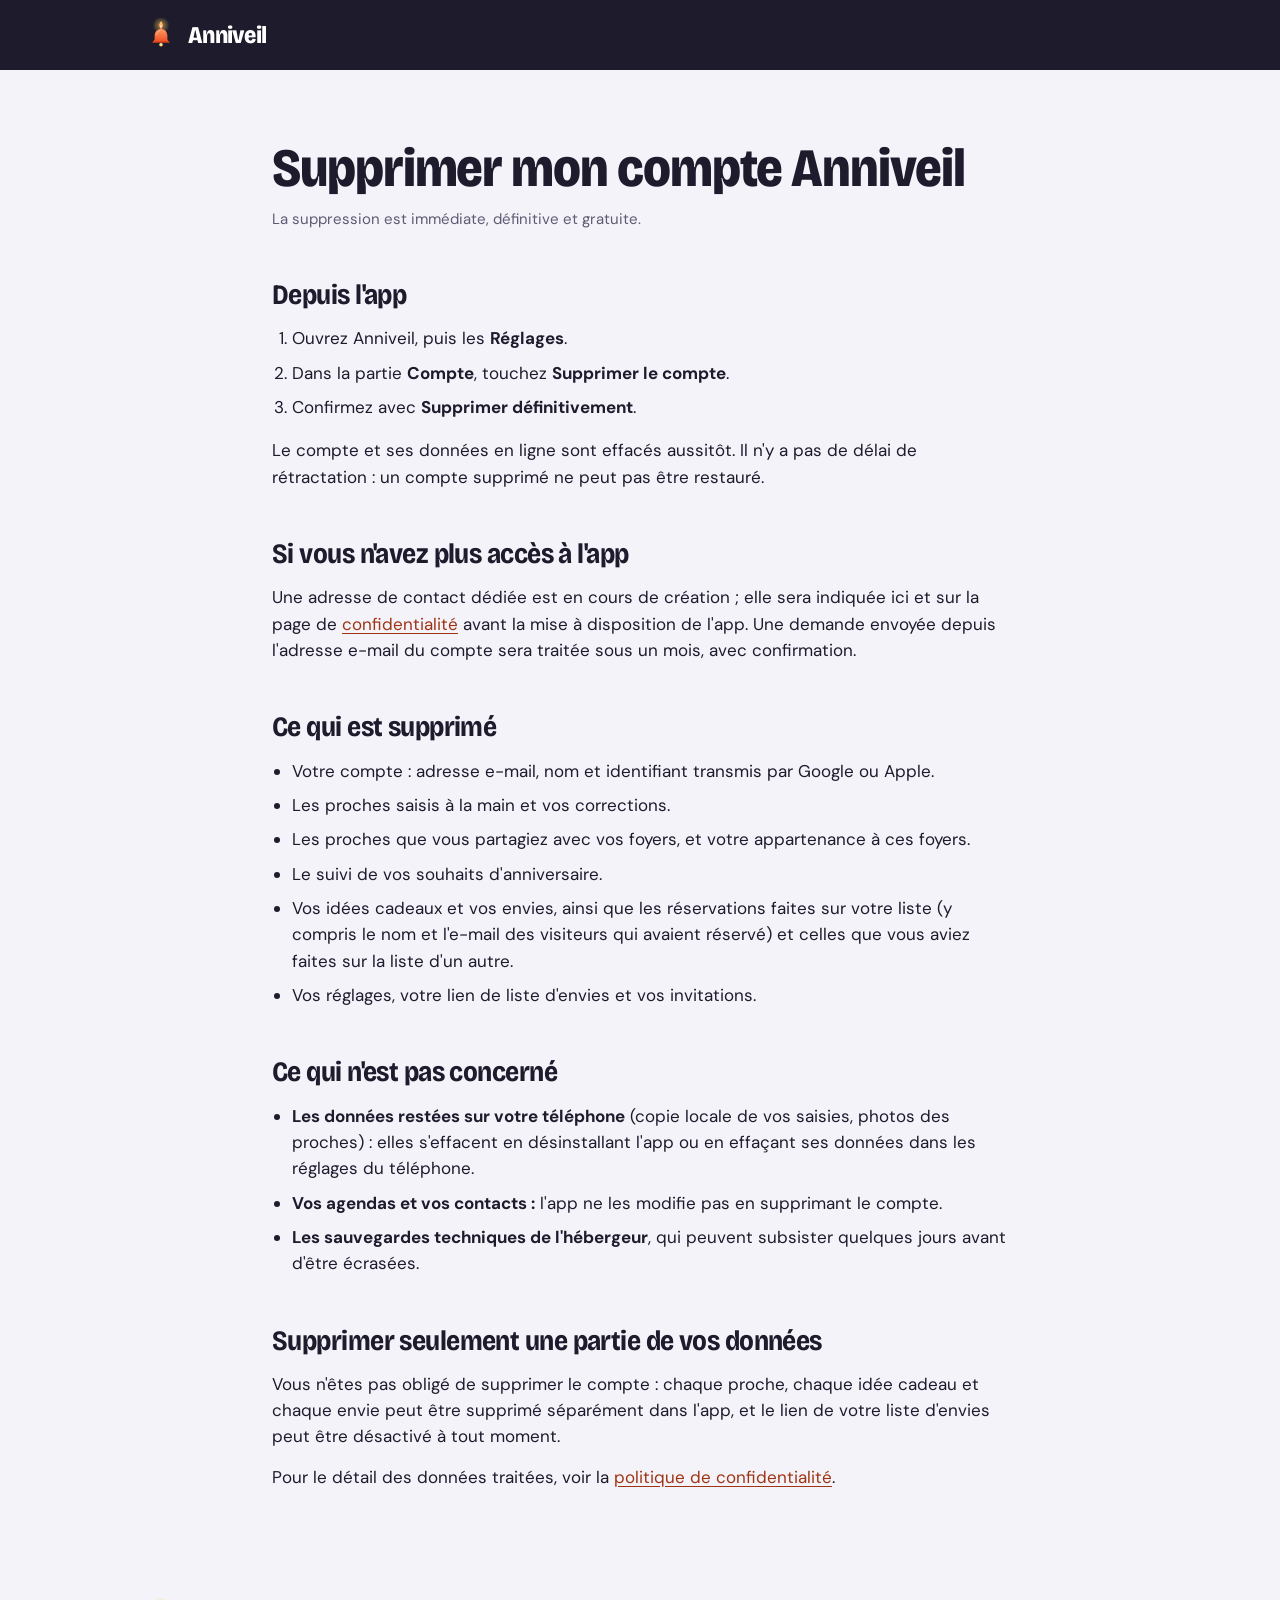
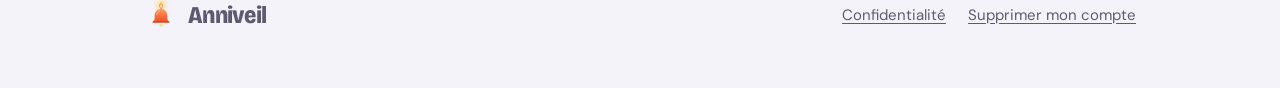
<file: suppression-compte/index.html>
<!doctype html>
<html lang="fr">
<head>
<meta charset="utf-8">
<meta name="viewport" content="width=device-width, initial-scale=1">
<title>Supprimer mon compte — Anniveil</title>
<meta name="description" content="Comment supprimer votre compte Anniveil et toutes les données qui lui sont associées.">
<meta name="theme-color" content="#1d1b2c">
<link rel="icon" href="../assets/icone.svg" type="image/svg+xml">
<link rel="stylesheet" href="../assets/site.css">
</head>
<body>

<header class="bandeau">
  <div class="cadre entete">
    <a class="marque" href="../" aria-label="Anniveil, accueil"><img src="../assets/cloche.svg" alt=""><span>Anniveil</span></a>
  </div>
</header>

<main class="texte">
  <h1>Supprimer mon compte Anniveil</h1>
  <p class="date">La suppression est immédiate, définitive et gratuite.</p>

  <h2>Depuis l'app</h2>
  <ol>
    <li>Ouvrez Anniveil, puis les <strong>Réglages</strong>.</li>
    <li>Dans la partie <strong>Compte</strong>, touchez <strong>Supprimer le compte</strong>.</li>
    <li>Confirmez avec <strong>Supprimer définitivement</strong>.</li>
  </ol>
  <p>Le compte et ses données en ligne sont effacés aussitôt. Il n'y a pas de délai de rétractation&nbsp;: un compte supprimé ne peut pas être restauré.</p>

  <h2>Si vous n'avez plus accès à l'app</h2>
  <!-- CONTACT : remplacer par l'adresse dédiée dès qu'elle existe. -->
  <p>Une adresse de contact dédiée est en cours de création ; elle sera indiquée ici et sur la page de <a href="../confidentialite/">confidentialité</a> avant la mise à disposition de l'app. Une demande envoyée depuis l'adresse e-mail du compte sera traitée sous un mois, avec confirmation.</p>

  <h2>Ce qui est supprimé</h2>
  <ul>
    <li>Votre compte&nbsp;: adresse e-mail, nom et identifiant transmis par Google ou Apple.</li>
    <li>Les proches saisis à la main et vos corrections.</li>
    <li>Les proches que vous partagiez avec vos foyers, et votre appartenance à ces foyers.</li>
    <li>Le suivi de vos souhaits d'anniversaire.</li>
    <li>Vos idées cadeaux et vos envies, ainsi que les réservations faites sur votre liste (y compris le nom et l'e-mail des visiteurs qui avaient réservé) et celles que vous aviez faites sur la liste d'un autre.</li>
    <li>Vos réglages, votre lien de liste d'envies et vos invitations.</li>
  </ul>

  <h2>Ce qui n'est pas concerné</h2>
  <ul>
    <li><strong>Les données restées sur votre téléphone</strong> (copie locale de vos saisies, photos des proches) : elles s'effacent en désinstallant l'app ou en effaçant ses données dans les réglages du téléphone.</li>
    <li><strong>Vos agendas et vos contacts&nbsp;:</strong> l'app ne les modifie pas en supprimant le compte.</li>
    <li><strong>Les sauvegardes techniques de l'hébergeur</strong>, qui peuvent subsister quelques jours avant d'être écrasées.</li>
  </ul>

  <h2>Supprimer seulement une partie de vos données</h2>
  <p>Vous n'êtes pas obligé de supprimer le compte&nbsp;: chaque proche, chaque idée cadeau et chaque envie peut être supprimé séparément dans l'app, et le lien de votre liste d'envies peut être désactivé à tout moment.</p>

  <p>Pour le détail des données traitées, voir la <a href="../confidentialite/">politique de confidentialité</a>.</p>
</main>

<footer class="pied">
  <div class="cadre">
    <a class="marque" href="../"><img src="../assets/cloche.svg" alt=""><span>Anniveil</span></a>
    <nav aria-label="Informations">
      <a href="../confidentialite/">Confidentialité</a>
      <a href="../suppression-compte/">Supprimer mon compte</a>
    </nav>
  </div>
</footer>

</body>
</html>
</file>
<file: assets/site.css>
/* Anniveil — site public. Polices embarquées (OFL), aucune ressource tierce. */
@font-face {
  font-family: "Bricolage Grotesque";
  src: url("BricolageGrotesque.ttf") format("truetype");
  font-weight: 200 800;
  font-stretch: 75% 100%;
  font-display: swap;
}
@font-face {
  font-family: "DM Sans";
  src: url("DMSans.ttf") format("truetype");
  font-weight: 100 1000;
  font-display: swap;
}

:root {
  --encre: #1d1b2c;
  --nuit: #2c2a42;
  --flamme: #ff6b3d;
  --bougie: #ffd25e;
  --sur-nuit: #c9c5da;

  --fond: #f5f3fa;
  --carte: #ffffff;
  --texte: #1d1b2c;
  --discret: #5e5a72;
  --trait: #e4e0ee;
  --lien: #9e3412;

  --titre: "Bricolage Grotesque", "DM Sans", system-ui, sans-serif;
  --corps: "DM Sans", system-ui, -apple-system, "Segoe UI", Roboto, sans-serif;
  --marge: clamp(20px, 5vw, 64px);
  --large: 1120px;
}
@media (prefers-color-scheme: dark) {
  :root {
    --fond: #14131f;
    --carte: #1f1d2e;
    --texte: #f1eff8;
    --discret: #a9a5bd;
    --trait: #34314a;
    --lien: #ffb199;
  }
}

* { box-sizing: border-box; }
html { -webkit-text-size-adjust: 100%; scroll-behavior: smooth; }
body {
  margin: 0;
  background: var(--fond);
  color: var(--texte);
  font: 400 17px/1.55 var(--corps);
  text-rendering: optimizeLegibility;
}
img { max-width: 100%; display: block; }
a { color: var(--lien); text-underline-offset: 3px; }
a:focus-visible, button:focus-visible, summary:focus-visible {
  outline: 3px solid var(--bougie);
  outline-offset: 3px;
  border-radius: 6px;
}
h1, h2, h3 { font-family: var(--titre); font-stretch: 88%; letter-spacing: -0.02em; margin: 0; text-wrap: balance; }
p { margin: 0; text-wrap: pretty; }

.cadre { max-width: var(--large); margin: 0 auto; padding-inline: var(--marge); }

/* ───────── Marque ───────── */
.marque { display: inline-flex; align-items: center; gap: 10px; text-decoration: none; color: inherit; }
.marque img { width: 34px; height: 34px; }
.marque span { font: 800 24px/1 var(--titre); font-stretch: 88%; letter-spacing: -0.03em; }

/* ───────── Ouverture : la nuit, puis l'alarme ───────── */
.nuit {
  background:
    radial-gradient(60% 55% at 78% 42%, rgba(255, 210, 94, 0.13), transparent 70%),
    var(--encre);
  color: #fff;
  overflow: hidden;
}
.nuit a { color: #fff; }
.entete { display: flex; justify-content: space-between; align-items: center; padding-block: 22px; }
.entete nav a { font-size: 15px; color: var(--sur-nuit); text-decoration: none; }
.entete nav a:hover { color: #fff; text-decoration: underline; }

.ouverture {
  display: grid;
  grid-template-columns: minmax(0, 1.15fr) minmax(0, 0.85fr);
  gap: clamp(24px, 5vw, 72px);
  align-items: end;
  padding-top: clamp(28px, 6vw, 72px);
}
.ouverture h1 {
  font-weight: 800;
  font-size: clamp(44px, 8.2vw, 104px);
  line-height: 0.94;
  letter-spacing: -0.035em;
}
.ouverture .chapo {
  margin-top: 28px;
  max-width: 34ch;
  font-size: clamp(18px, 1.7vw, 21px);
  line-height: 1.45;
  color: var(--sur-nuit);
}
.dispo {
  margin: 36px 0 clamp(36px, 7vw, 88px);
  display: inline-flex;
  align-items: center;
  gap: 12px;
  padding: 12px 18px;
  border-radius: 999px;
  background: var(--nuit);
  font-size: 15px;
  color: #fff;
}
.dispo i { width: 10px; height: 10px; border-radius: 50%; background: var(--bougie); }

/* Téléphone : un cadre sobre autour d'une capture */
.tel {
  --rayon: 44px;
  aspect-ratio: 1560 / 3376;
  border-radius: var(--rayon);
  padding: 9px;
  background: #0d0c15;
  box-shadow: 0 0 0 1.5px #3a3752, 0 40px 80px -30px rgba(0, 0, 0, 0.55);
}
.tel img { width: 100%; height: 100%; object-fit: cover; object-position: top; border-radius: calc(var(--rayon) - 9px); }
.ouverture .tel { width: min(100%, 340px); justify-self: center; margin-bottom: -22%; }

/* La cloche sonne une fois, à l'arrivée */
@keyframes sonne {
  0%, 100% { transform: rotate(0); }
  12% { transform: rotate(-13deg); }
  28% { transform: rotate(11deg); }
  44% { transform: rotate(-8deg); }
  60% { transform: rotate(5deg); }
  78% { transform: rotate(-2deg); }
}
.nuit .marque img { transform-origin: 50% 18%; animation: sonne 1.5s ease-in-out 0.5s 1 both; }
@media (prefers-reduced-motion: reduce) {
  .nuit .marque img { animation: none; }
  html { scroll-behavior: auto; }
}

/* ───────── Le jour J, heure par heure ───────── */
.journee { padding-block: clamp(56px, 9vw, 120px); }
.journee > h2, .partage > .cadre > h2, .donnees h2 {
  font-weight: 800;
  font-size: clamp(32px, 4.6vw, 56px);
  line-height: 1;
}
.journee > .intro { margin-top: 16px; max-width: 52ch; color: var(--discret); font-size: 18px; }

.etapes { list-style: none; margin: clamp(40px, 6vw, 80px) 0 0; padding: 0; }
.etape {
  display: grid;
  grid-template-columns: clamp(92px, 13vw, 170px) minmax(0, 1fr) minmax(0, 300px);
  gap: clamp(18px, 4vw, 56px);
  padding-block: clamp(28px, 4.5vw, 56px);
  border-top: 1.5px solid var(--trait);
  align-items: start;
}
.etape .heure {
  font: 800 clamp(30px, 4.6vw, 58px)/1 var(--titre);
  font-stretch: 80%;
  letter-spacing: -0.03em;
  color: var(--flamme);
  font-variant-numeric: tabular-nums;
}
.etape h3 { font-weight: 700; font-size: clamp(22px, 2.4vw, 30px); line-height: 1.1; }
.etape p { margin-top: 12px; max-width: 46ch; color: var(--discret); }
/* Dans la chronologie, on ne montre que le haut de l'écran : l'étape reste lisible d'un coup d'œil. */
.etape .tel { --rayon: 34px; aspect-ratio: 10 / 14; width: 100%; max-width: 260px; justify-self: end; padding: 7px; }
.etape.sans-ecran { grid-template-columns: clamp(92px, 13vw, 170px) minmax(0, 1fr); }

/* ───────── À plusieurs ───────── */
.partage { background: var(--carte); border-block: 1.5px solid var(--trait); padding-block: clamp(56px, 9vw, 120px); }
.duo {
  display: grid;
  grid-template-columns: repeat(2, minmax(0, 1fr));
  gap: clamp(28px, 5vw, 72px);
  margin-top: clamp(32px, 5vw, 64px);
}
.duo article { display: grid; grid-template-columns: minmax(0, 150px) minmax(0, 1fr); gap: 24px; align-items: start; }
.duo .tel { --rayon: 24px; aspect-ratio: 10 / 14; padding: 5px; }
.duo h3 { font-weight: 700; font-size: 26px; line-height: 1.1; }
.duo p { margin-top: 10px; color: var(--discret); }

/* ───────── Données ───────── */
.donnees { background: var(--encre); color: #fff; padding-block: clamp(56px, 9vw, 120px); }
.donnees a { color: var(--bougie); }
.donnees .faits {
  list-style: none;
  padding: 0;
  margin: clamp(28px, 4vw, 48px) 0 0;
  display: grid;
  grid-template-columns: repeat(2, minmax(0, 1fr));
  gap: 0 clamp(28px, 5vw, 72px);
}
.donnees .faits li { padding-block: 20px; border-top: 1.5px solid #3a3752; color: var(--sur-nuit); }
.donnees .faits strong { display: block; color: #fff; font: 700 20px/1.2 var(--titre); font-stretch: 88%; margin-bottom: 6px; }
.donnees .suite { margin-top: 32px; }

/* ───────── Pied ───────── */
.pied { padding-block: 36px 56px; color: var(--discret); font-size: 15px; }
.pied .cadre { display: flex; flex-wrap: wrap; gap: 14px 28px; justify-content: space-between; align-items: center; }
.pied nav { display: flex; flex-wrap: wrap; gap: 8px 22px; }
.pied a { color: var(--discret); }

/* ───────── Pages de texte (confidentialité, suppression de compte) ───────── */
.bandeau { background: var(--encre); color: #fff; }
.bandeau .entete { padding-block: 18px; }
.texte { max-width: 72ch; margin: 0 auto; padding: clamp(36px, 6vw, 72px) var(--marge) 72px; }
.texte h1 { font-weight: 800; font-size: clamp(34px, 5vw, 54px); line-height: 1; }
.texte .date { margin-top: 12px; color: var(--discret); font-size: 15px; }
.texte .resume {
  margin-top: 28px;
  padding: 20px 22px;
  border-radius: 18px;
  background: var(--carte);
  border: 1.5px solid var(--trait);
}
.texte .resume p + p { margin-top: 10px; }
.texte h2 { font-weight: 700; font-size: clamp(23px, 2.6vw, 28px); line-height: 1.15; margin-top: 48px; }
.texte h3 { font-weight: 700; font-size: 19px; margin-top: 26px; }
.texte p, .texte ul, .texte ol, .texte table { margin-top: 14px; }
.texte ul, .texte ol { padding-left: 1.2em; }
.texte li + li { margin-top: 8px; }
.texte table { width: 100%; border-collapse: collapse; font-size: 15.5px; }
.texte th, .texte td { text-align: left; vertical-align: top; padding: 12px 14px 12px 0; border-top: 1.5px solid var(--trait); }
.texte th { font-weight: 700; }
.texte .tableau { overflow-x: auto; }
.texte .tableau table { min-width: 560px; }

/* ───────── Petits écrans ───────── */
@media (max-width: 820px) {
  .ouverture { grid-template-columns: 1fr; }
  .ouverture .tel { width: min(72%, 300px); margin-bottom: -34%; }
  .etape, .etape.sans-ecran { grid-template-columns: 1fr; gap: 12px; }
  .etape .tel { justify-self: start; max-width: 220px; margin-top: 12px; }
  .duo, .donnees .faits { grid-template-columns: 1fr; }
  .duo article { grid-template-columns: 110px minmax(0, 1fr); gap: 18px; }
  .entete nav { display: none; }
}
</file>
